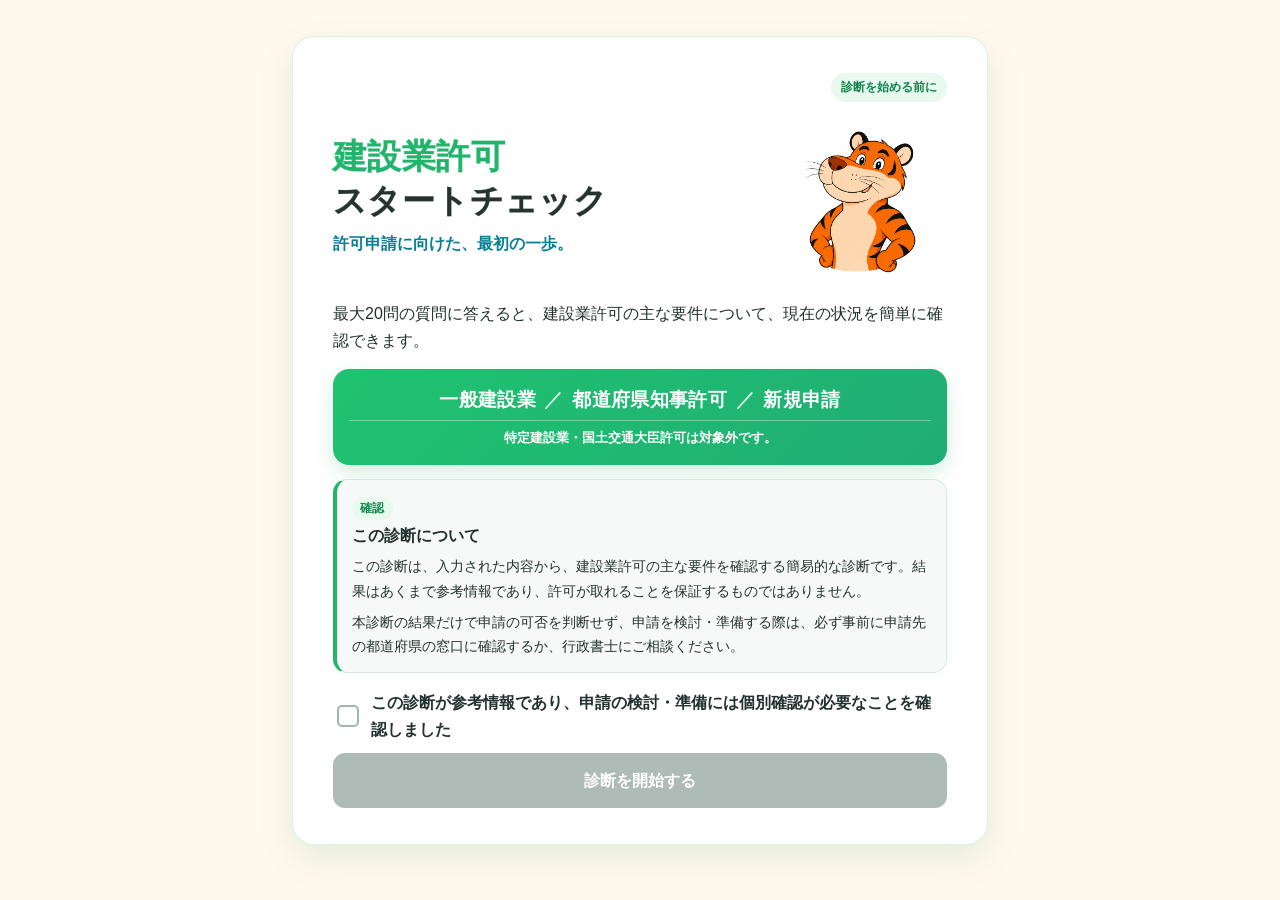
<file: index.html>
<!doctype html>
<html lang="ja">
<head>
  <meta charset="utf-8">
  <meta name="viewport" content="width=device-width, initial-scale=1">
  <meta name="robots" content="noindex, nofollow">
  <meta name="theme-color" content="#20b56b">
  <title>建設業許可 スタートチェック</title>
  <link rel="stylesheet" href="style.css?v=66">
</head>
<body>
  <main class="app-shell">
    <section id="start-screen" class="screen card">
      <div class="step-progress">診断を始める前に</div>
      <div class="hero-title-area">
        <div class="hero-copy">
          <h1 class="display-title"><span>建設業許可</span><strong>スタートチェック</strong></h1>
          <p class="title-catch">許可申請に向けた、最初の一歩。</p>
        </div>
        <div class="mascot-frame hero-mascot-frame"><img class="hero-mascot" src="assets/tiger-mascot.png" width="1254" height="1254" alt="胸を張ったトラのキャラクター"></div>
      </div>
      <p class="lead">最大20問の質問に答えると、建設業許可の主な要件について、現在の状況を簡単に確認できます。</p>

      <div class="target-box" aria-label="診断対象">
        <strong class="target-summary"><span>一般建設業</span><span class="target-separator" aria-hidden="true">／</span><span>都道府県知事許可</span><span class="target-separator" aria-hidden="true">／</span><span>新規申請</span></strong>
        <p>特定建設業・国土交通大臣許可は対象外です。</p>
      </div>

      <div class="notice-box compact-notice step-notice" aria-labelledby="start-notice-title">
        <span class="notice-step">確認</span>
        <h2 id="start-notice-title">この診断について</h2>
        <p>この診断は、入力された内容から、建設業許可の主な要件を確認する簡易的な診断です。結果はあくまで参考情報であり、許可が取れることを保証するものではありません。</p>
        <p>本診断の結果だけで申請の可否を判断せず、申請を検討・準備する際は、必ず事前に申請先の都道府県の窓口に確認するか、行政書士にご相談ください。</p>
      </div>

      <label class="confirm-row">
        <input id="notice-confirm-1" type="checkbox">
        <span>この診断が参考情報であり、申請の検討・準備には個別確認が必要なことを確認しました</span>
      </label>

      <button id="start-button" class="primary-button" type="button" disabled>診断を開始する</button>
    </section>

    <section id="question-screen" class="screen card" hidden>
      <div class="progress-head">
        <span id="progress-text">質問 1（最大20問）</span>
        <span id="progress-percent" aria-hidden="true">5%</span>
      </div>
      <div class="progress-track" role="progressbar" aria-valuemin="1" aria-valuemax="20" aria-valuenow="1">
        <div id="progress-bar" class="progress-bar"></div>
      </div>
      <div id="question-content"></div>
      <div class="navigation-row">
        <button id="back-button" class="secondary-button" type="button">戻る</button>
        <button id="question-restart-button" class="restart-link" type="button">最初からやり直す</button>
      </div>
    </section>

    <section id="out-of-scope-screen" class="screen card" hidden>
      <div class="eyebrow">診断対象外</div>
      <h1>この診断の対象外です</h1>
      <div id="out-of-scope-message" class="notice-box"></div>
      <p>条件に合う許可区分について、申請先の最新案内をご確認ください。</p>
      <div class="stacked-actions">
        <button id="scope-back-button" class="secondary-button" type="button">前の質問に戻る</button>
        <button class="restart-button primary-button" type="button">最初からやり直す</button>
      </div>
    </section>

    <section id="result-ready-screen" class="screen card result-ready-screen" hidden>
      <div class="mascot-frame result-mascot-frame"><img class="result-mascot" src="assets/tiger-mascot.png" width="1254" height="1254" alt="胸を張ったトラのキャラクター"></div>
      <div class="eyebrow result-eyebrow">主な項目のチェック完了</div>
      <h1 class="result-ready-title">結果を見て、次の一歩へ</h1>
      <p class="result-ready-lead">現在の準備状況がまとまりました。</p>
      <h2 class="final-check-heading">結果を見る前にご確認ください</h2>
      <div class="final-confirm-box">
        <p>この結果はあくまで参考情報であり、実際の許可審査と異なる場合があります。</p>
        <p>診断結果だけで申請の可否を判断せず、申請を検討・準備する際は、必ず事前に申請先の都道府県の窓口に確認するか、行政書士にご相談ください。</p>
      </div>
      <label class="confirm-row final-confirm-row">
        <input id="result-confirm" type="checkbox">
        <span>上記の内容を確認しました</span>
      </label>
      <button id="show-result-button" class="show-result-button reveal-result-button" type="button" disabled>診断結果を見る <span aria-hidden="true">→</span></button>
      <div class="navigation-row ready-navigation">
        <button id="ready-back-button" class="secondary-button" type="button">最後の質問に戻る</button>
        <button id="ready-restart-button" class="restart-link" type="button">最初からやり直す</button>
      </div>
    </section>

    <section id="result-screen" class="screen card" hidden>
      <div class="eyebrow">診断結果</div>
      <div class="result-top-actions">
        <button class="restart-button result-restart-button result-restart-top" type="button">最初からやり直す</button>
      </div>
      <div id="result-content"></div>
      <div class="result-final-actions">
        <button class="restart-button result-restart-button" type="button">最初からやり直す</button>
      </div>
    </section>
  </main>
  <script src="app.js?v=69"></script>
</body>
</html>
</file>
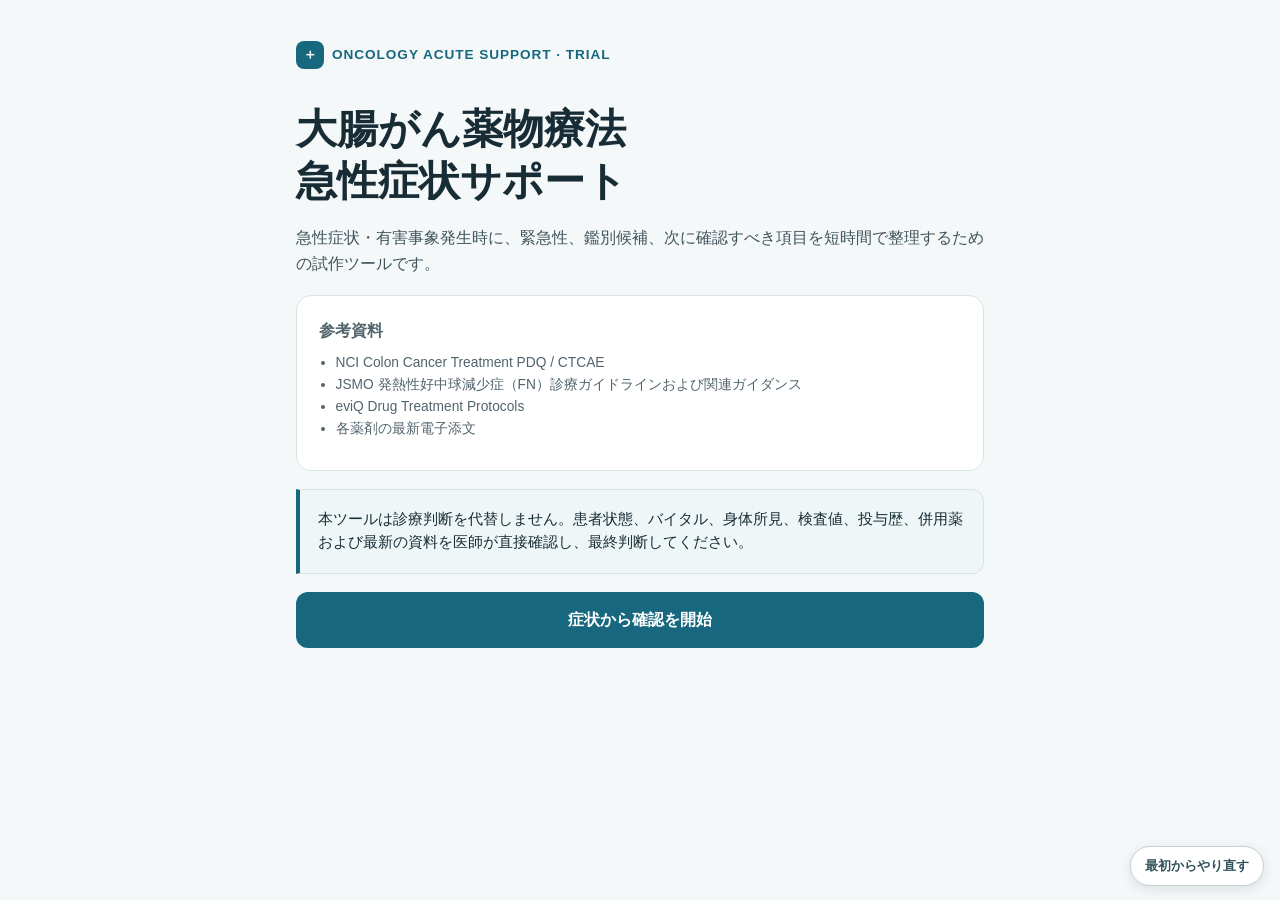
<file: acute-symptom-support.html>
<!doctype html>
<html lang="ja">
<head>
<meta charset="utf-8"><meta name="viewport" content="width=device-width, initial-scale=1, viewport-fit=cover">
<title>大腸がん薬物療法 急性症状サポート</title>
<style>
:root{--ink:#172c35;--muted:#5a6c73;--line:#d9e3e6;--blue:#17687f;--pale:#f1f7f8;--red:#b3261e;--redbg:#fff0ef;--yellow:#8a6200;--yellowbg:#fff8df}*{box-sizing:border-box}body{margin:0;background:#f5f8f8;color:var(--ink);font-family:-apple-system,BlinkMacSystemFont,"Hiragino Sans","Yu Gothic",Meiryo,sans-serif;line-height:1.62}.app{max-width:720px;min-height:100vh;margin:auto;padding:20px 16px 92px}.screen{display:none}.screen.active{display:block}.brand{color:var(--blue);font-weight:750;font-size:.85rem;letter-spacing:.07em;margin:6px 0 34px}.brand span{display:inline-grid;place-items:center;width:28px;height:28px;margin-right:8px;background:var(--blue);color:#fff;border-radius:8px}h1{font-size:clamp(1.9rem,8vw,2.55rem);line-height:1.28;margin:0 0 16px}h2{font-size:1.32rem;line-height:1.5;margin:0 0 17px}h3{font-size:1rem;margin:0 0 8px}.lead{font-size:1.02rem;color:#40545c}.card,.notice{background:#fff;border:1px solid var(--line);border-radius:15px;padding:18px;margin:18px 0}.notice{border-left:4px solid var(--blue);border-radius:0 12px 12px 0;background:#eef6f7;font-size:.91rem}.refs{font-size:.86rem;color:#51646d}.refs ul,.hint ul{padding-left:1.2em;margin:7px 0}.btn,.answer{font:inherit;font-weight:700;cursor:pointer;border-radius:12px;min-height:56px}.btn{width:100%;border:0;padding:13px 17px;background:var(--blue);color:#fff}.answer{width:100%;text-align:left;padding:13px 16px;background:#fff;color:var(--ink);border:1px solid #bdcfd4}.answer.selected{border:2px solid var(--blue);background:#eef8fa}.answers{display:grid;gap:10px}.progressText{display:flex;justify-content:space-between;color:var(--muted);font-size:.83rem;margin-bottom:7px}.progress{height:7px;background:#dce8ea;border-radius:99px;overflow:hidden;margin-bottom:29px}.progress i{display:block;height:100%;background:var(--blue)}.hint{padding:13px 15px;background:var(--pale);border-radius:11px;color:#42616c;font-size:.91rem;margin:0 0 18px}.multiNote{font-size:.84rem;color:var(--muted);margin:0 0 10px}.nav{display:flex;gap:10px;margin-top:22px}.back{background:#fff;color:#395962;border:1px solid #bfd0d4}.restart{position:fixed;right:16px;bottom:max(14px,env(safe-area-inset-bottom));padding:10px 14px;border:1px solid #c1d1d5;background:#fff;border-radius:999px;color:#31535d;font-weight:700;font-size:.84rem;box-shadow:0 3px 12px #18324020}.alert{background:var(--redbg);border:1px solid #e7aaa5;border-left:5px solid var(--red);color:#70201c;padding:16px;border-radius:12px;margin:0 0 18px}.resultHead{padding:18px;border-radius:15px;background:var(--pale);margin:0 0 18px}.section.red{background:var(--redbg);border-color:#f0b4af}.section.red h3{color:var(--red)}.section.yellow{background:var(--yellowbg);border-color:#eedb96}.section.yellow h3{color:var(--yellow)}.section.blue{background:#eff7f9}.resultList{padding-left:1.2em;margin:8px 0 0}.resultList li{padding:3px 0}.checks{display:grid;gap:10px}.check{display:flex;gap:11px;align-items:flex-start;padding:13px;border:1px solid var(--line);border-radius:11px;background:#fff}.check input{width:20px;height:20px;margin:2px 0 0;accent-color:var(--blue)}.disabled{opacity:.45;cursor:not-allowed}button:focus-visible{outline:3px solid #67aabd;outline-offset:3px}@media(min-width:700px){.app{padding-top:35px}.card{padding:22px}}
</style></head>
<body><main class="app">
<section id="top" class="screen active"><div class="brand"><span>＋</span>ONCOLOGY ACUTE SUPPORT · TRIAL</div><h1>大腸がん薬物療法<br>急性症状サポート</h1><p class="lead">急性症状・有害事象発生時に、緊急性、鑑別候補、次に確認すべき項目を短時間で整理するための試作ツールです。</p><div class="card refs"><h3>参考資料</h3><ul><li>NCI Colon Cancer Treatment PDQ / CTCAE</li><li>JSMO 発熱性好中球減少症（FN）診療ガイドラインおよび関連ガイダンス</li><li>eviQ Drug Treatment Protocols</li><li>各薬剤の最新電子添文</li></ul></div><div class="notice">本ツールは診療判断を代替しません。患者状態、バイタル、身体所見、検査値、投与歴、併用薬および最新の資料を医師が直接確認し、最終判断してください。</div><button class="btn" onclick="start()">症状から確認を開始</button></section>
<section id="question" class="screen" aria-live="polite"></section><section id="result" class="screen" aria-live="polite"></section><section id="summary" class="screen" aria-live="polite"></section>
</main><button class="restart" onclick="restart()">最初からやり直す</button>
<script>
const common=[
 {id:'symptom',title:'現在もっとも問題となっている症状を選択してください。',opts:['発熱','下痢','腹痛','嘔吐','呼吸苦','強い倦怠感','その他']},
 {id:'redflag',title:'以下のいずれかがありますか？',hint:['意識状態の変化','著明な血圧低下','重度の呼吸困難','強い持続性腹痛','腹膜刺激症状を疑う所見','大量出血','急速な全身状態悪化','その他、診察医が緊急対応を要すると判断する状態'],opts:['なし','あり','判断できない']},
 {id:'regimen',title:'現在のレジメンを選択してください。',opts:['CAPOX','mFOLFOX6','FOLFIRI','FOLFOXIRI','その他','不明']},
 {id:'drugs',title:'現在の治療に含まれるものを選択してください。',multi:true,opts:['フルオロピリミジン系','オキサリプラチン','イリノテカン','ベバシズマブ等の抗VEGF系','セツキシマブ / パニツムマブ等の抗EGFR抗体','免疫チェックポイント阻害薬','その他','不明']}
];
const flows={
 '発熱':[
  {id:'timing',title:'抗がん薬治療後の時期を確認してください。',opts:['直近の治療後','治療から時間が経過している','不明']},
  {id:'anc',title:'最新の血算・好中球数は確認できますか？',opts:['問題なし','好中球減少あり','未確認']},
  {id:'source',title:'感染を疑う症状はありますか？',multi:true,opts:['呼吸器症状','尿路症状','消化器症状','カテーテル・ポート部の異常','その他','明らかな感染源なし']}
 ],
 '下痢':[
  {id:'severity',title:'普段と比較した便回数・程度を確認してください。',opts:['軽度','中等度','高度','CTCAE Grade不明']},
  {id:'diarrheaFlags',title:'以下の所見がありますか？',multi:true,opts:['発熱','血便','強い腹痛','脱水兆候','経口摂取困難','意識状態変化','なし']}
 ],
 '腹痛':[
  {id:'pain',title:'痛みの程度は？',opts:['軽度','中等度','強い','急速に悪化']},
  {id:'abdFlags',title:'以下の所見がありますか？',multi:true,opts:['腹膜刺激を疑う所見','発熱','嘔吐','排便・排ガス停止','血便','腹部膨満','血圧低下','なし']},
  {id:'vegf',title:'抗VEGF系薬剤を使用していますか？',opts:['はい','いいえ','不明']}
 ]};
const base={fever:{red:['発熱性好中球減少症（FN）','sepsis / 重症感染症'],yellow:['呼吸器感染症','尿路感染症','消化管感染症','カテーテル関連感染','薬剤関連発熱'],blue:['バイタルサイン','CBC / ANC','腎機能・肝機能・電解質','感染源','最終抗がん薬投与日','投与レジメン・併用薬']},diarrhea:{red:['重症感染性腸炎','重度脱水・電解質異常','好中球減少を伴う重篤な消化管合併症','重症腹部病変'],yellow:['抗がん薬関連下痢','その他の感染性腸炎'],blue:['CTCAE Grade','発症時期・便回数・血便・腹痛','バイタル','CBC / ANC','Cr・Na / K等電解質','最終治療日・使用薬剤','必要に応じた感染評価']},pain:{red:['消化管穿孔','腸閉塞','重症感染症','腹腔内感染','その他の acute abdomen'],yellow:['治療関連消化管有害事象','腸炎','便秘','原疾患関連症状'],blue:['バイタル','腹部身体所見','CBC・炎症所見','腎機能・電解質','治療薬・最終投与日','必要に応じ画像評価']}};
const finalChecks=['患者本人の全身状態・見た目を直接確認した','バイタルサインを原情報で確認した','重要な身体所見を直接確認した','検査値を原データで確認した','抗がん薬の投与歴・最終投与日を確認した','併用薬・新規薬剤を確認した','緊急性の高い鑑別を見落としていないか再確認した','アプリの候補順位だけで最終判断していない'];
let qs=[],at=0,a={};const $=id=>document.getElementById(id);
function start(){qs=[...common];at=0;a={};show('question');renderQ()}function show(id){document.querySelectorAll('.screen').forEach(x=>x.classList.remove('active'));$(id).classList.add('active');window.scrollTo(0,0)}
function renderQ(){let q=qs[at],hint=q.hint?'<div class="hint"><ul>'+q.hint.map(x=>'<li>'+x+'</li>').join('')+'</ul></div>':'';let chosen=a[q.id]||[];let btns=q.opts.map(v=>'<button type="button" class="answer '+(q.multi&&chosen.includes(v)?'selected':'')+'" onclick=\'choose('+JSON.stringify(v)+')\'>'+v+'</button>').join('');let nextLabel=q.id==='drugs'?'症状別の確認へ':'次へ';$('question').innerHTML='<div class="progressText"><span>急性症状確認</span><span>質問 '+(at+1)+' / '+qs.length+'</span></div><div class="progress"><i style="width:'+((at+1)/qs.length*100)+'%"></i></div><h2>'+q.title+'</h2>'+(q.multi?'<p class="multiNote">複数選択できます。選択後に「'+nextLabel+'」を押してください。選択しない場合も、そのまま進めます。</p>':'')+hint+'<div class="answers">'+btns+'</div>'+(q.multi?'<div class="nav"><button type="button" class="btn" onclick="next()">'+nextLabel+'</button></div>':'')+'<div class="nav">'+(at?'<button type="button" class="btn back" onclick="back()">戻る</button>':'')+'</div>'}
function choose(v){let q=qs[at];if(q.multi){let x=a[q.id]||[];a[q.id]=x.includes(v)?x.filter(y=>y!==v):[...x,v];renderQ()}else{a[q.id]=v;if(q.id==='symptom'&&!flows[v]){unsupported(v);return}if(q.id==='symptom')qs=[...common,...flows[v]];next()}}
function next(){if(at<qs.length-1){at++;renderQ()}else renderResult()}function back(){if(at){at--;renderQ()}}function restart(){a={};qs=[];at=0;show('top')}
function unsupported(v){$('result').innerHTML='<div class="resultHead"><h2>'+v+'</h2><p>この症状フローは試作版では準備中です。</p></div><button class="btn" onclick="restart()">トップへ戻る</button>';show('result')}
function uniq(x){return [...new Set(x)]}function has(id,v){return (a[id]||[]).includes(v)||a[id]===v}
function resultData(){let s=a.symptom,k=s==='発熱'?'fever':s==='下痢'?'diarrhea':'pain',d=JSON.parse(JSON.stringify(base[k]));let drugs=a.drugs||[];if(k==='fever'&&a.anc==='好中球減少あり')d.yellow.unshift('好中球減少を伴う感染症');if(k==='diarrhea'){if(drugs.includes('イリノテカン'))d.yellow.push('イリノテカン関連有害事象');if(drugs.includes('フルオロピリミジン系'))d.yellow.push('フルオロピリミジン関連有害事象');if(drugs.includes('免疫チェックポイント阻害薬'))d.yellow.push('irAE腸炎');if(has('diarrheaFlags','発熱')||has('diarrheaFlags','血便')||has('diarrheaFlags','強い腹痛'))d.red.unshift('重症感染症を含む緊急病態')}if(k==='pain'&&(a.vegf==='はい'||drugs.includes('ベバシズマブ等の抗VEGF系')))d.yellow.unshift('抗VEGF系治療関連の消化管有害事象');return d}
function card(c,title,items){return '<div class="card section '+c+'"><h3>'+title+'</h3><ul class="resultList">'+items.map(x=>'<li>'+x+'</li>').join('')+'</ul></div>'}
function renderResult(){let d=resultData(),warn=a.redflag!=='なし'?'<div class="alert"><h3>緊急評価を優先</h3>重篤な状態を除外するため、アプリによる鑑別整理よりも直接診察・バイタル確認・必要な救急対応を優先してください。</div>':'';$('result').innerHTML=warn+'<div class="resultHead"><h2>急性症状の確認事項</h2><p>「最も可能性が高い病名」ではなく、見逃し時の危険性を考慮して優先整理しています。</p></div>'+card('red','最優先で除外',uniq(d.red))+card('yellow','可能性を考慮',uniq(d.yellow))+card('blue','次に確認すると判断しやすい項目',uniq(d.blue))+'<div class="card"><h3>最終確認</h3><p class="multiNote">すべて確認するまで、完了ボタンは有効になりません。</p><div class="checks">'+finalChecks.map((x,i)=>'<label class="check"><input type="checkbox" onchange="checkFinal()"><span>'+x+'</span></label>').join('')+'</div><div class="nav"><button id="complete" class="btn disabled" disabled onclick="finish()">目視・原情報を確認しました</button></div></div>';show('result')}
function checkFinal(){let all=[...document.querySelectorAll('.check input')].every(x=>x.checked),b=$('complete');b.disabled=!all;b.classList.toggle('disabled',!all)}function finish(){let d=resultData(),s=a.symptom;$('summary').innerHTML='<div class="resultHead"><h2>急性症状確認サマリー</h2><p>主症状：'+s+'</p></div>'+card('red','最優先で除外',uniq(d.red))+card('yellow','考慮する病態',uniq(d.yellow))+card('blue','確認推奨項目',uniq(d.blue))+'<div class="notice"><strong>最終確認</strong><br>目視・原情報確認済み</div><p class="refs">本試作品は診断、治療方針、投与可否、帰宅可否等を決定するものではありません。</p><button class="btn" onclick="restart()">新しい症状確認を開始</button>';show('summary')}
</script></body></html>
</file>
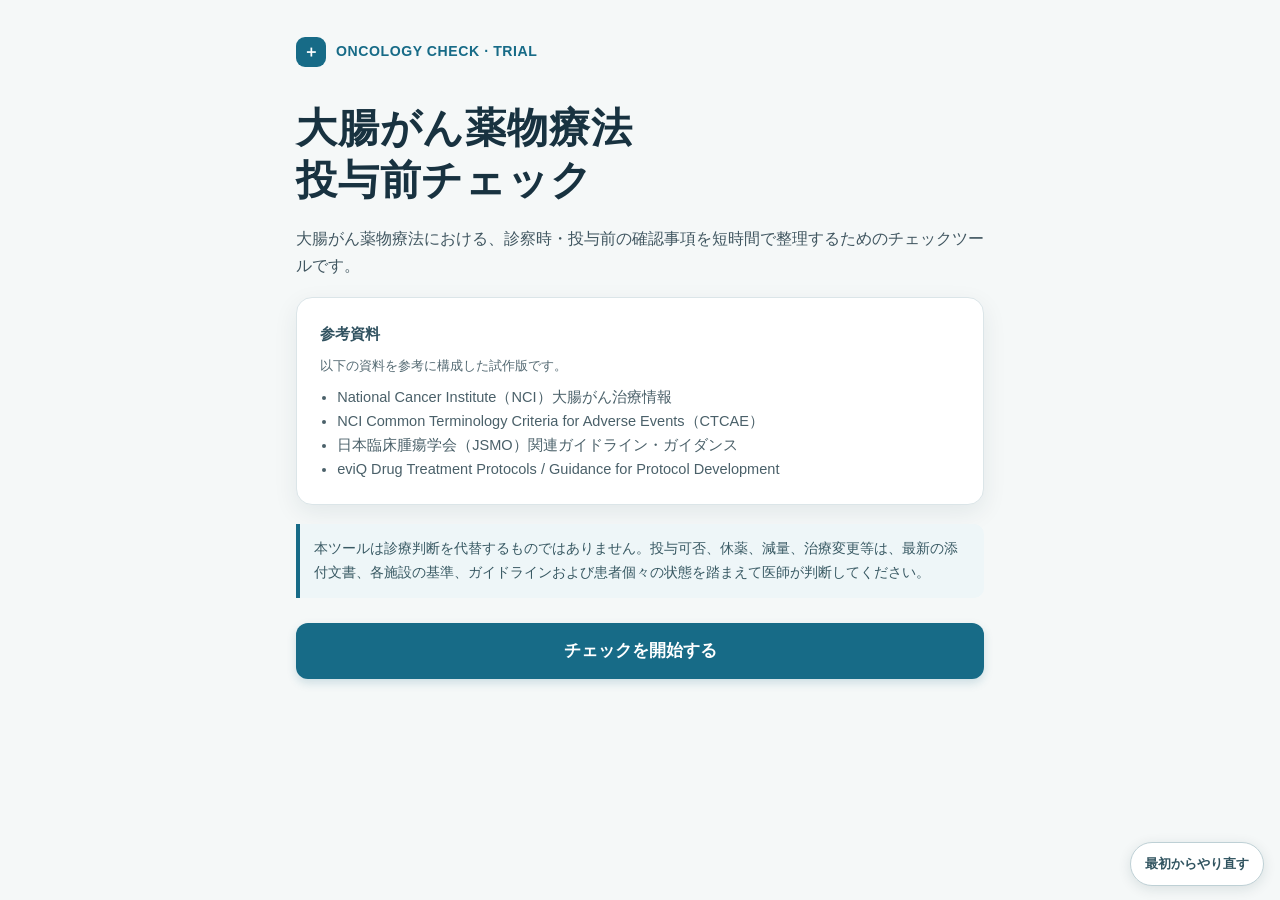
<file: colorectal-check.html>
<!doctype html>
<html lang="ja">
<head>
  <meta charset="utf-8">
  <meta name="viewport" content="width=device-width, initial-scale=1, viewport-fit=cover">
  <meta name="description" content="大腸がん薬物療法の投与前確認事項を短時間で整理する試作チェックツール">
  <title>大腸がん薬物療法 投与前チェック</title>
  <style>
    :root { --ink:#183240; --muted:#60737d; --line:#dbe5e8; --blue:#176b87; --blue-dark:#105269; --pale:#f2f8f9; --alert:#a94819; --alert-bg:#fff4eb; --shadow:0 8px 24px rgba(19,51,64,.08); }
    * { box-sizing:border-box; }
    body { margin:0; min-height:100vh; background:#f5f8f8; color:var(--ink); font-family:-apple-system,BlinkMacSystemFont,"Hiragino Sans","Yu Gothic",Meiryo,sans-serif; line-height:1.65; }
    button { font:inherit; cursor:pointer; }
    .app { width:min(100%,720px); min-height:100vh; margin:auto; padding:20px 16px calc(92px + env(safe-area-inset-bottom)); }
    .screen { display:none; animation:fade .18s ease-out; }
    .screen.active { display:block; }
    @keyframes fade { from { opacity:0; transform:translateY(4px); } to { opacity:1; transform:none; } }
    .brand { display:flex; gap:10px; align-items:center; color:var(--blue); font-weight:700; font-size:.88rem; letter-spacing:.04em; margin:3px 0 36px; }
    .brand-mark { width:30px; height:30px; display:grid; place-items:center; border-radius:9px; background:var(--blue); color:#fff; font-size:1rem; }
    h1 { font-size:clamp(1.85rem,8vw,2.55rem); line-height:1.27; letter-spacing:.02em; margin:0 0 18px; }
    h2 { font-size:1.32rem; line-height:1.5; margin:0 0 18px; }
    p { margin:0 0 15px; }
    .lead { color:#405660; font-size:1.02rem; }
    .card { background:#fff; border:1px solid var(--line); border-radius:16px; padding:19px; box-shadow:var(--shadow); margin:19px 0; }
    .card h3 { font-size:.96rem; margin:0 0 8px; color:#315260; }
    .card ul { margin:8px 0 0; padding-left:1.18em; color:#4a6069; font-size:.91rem; }
    .notice { background:#eef6f8; border-left:4px solid var(--blue); padding:13px 14px; color:#385963; font-size:.9rem; border-radius:0 10px 10px 0; }
    .btn { min-height:56px; width:100%; border:0; border-radius:12px; padding:13px 18px; color:#fff; background:var(--blue); font-weight:700; box-shadow:0 4px 10px rgba(23,107,135,.18); transition:.15s; }
    .btn:hover { background:var(--blue-dark); } .btn:focus-visible,.answer:focus-visible { outline:3px solid #6eb1c6; outline-offset:3px; }
    .start { margin-top:25px; font-size:1.04rem; }
    .progress-wrap { margin-bottom:29px; } .progress-text { display:flex; justify-content:space-between; font-size:.82rem; color:var(--muted); margin-bottom:7px; } .progress { height:7px; background:#dce8ea; border-radius:999px; overflow:hidden; } .progress > div { height:100%; background:var(--blue); border-radius:inherit; transition:width .2s; }
    .question-label { color:var(--blue); font-size:.85rem; font-weight:700; letter-spacing:.04em; margin-bottom:7px; }
    .hint { background:var(--pale); color:#42606a; padding:13px 15px; border-radius:11px; margin:0 0 18px; font-size:.91rem; } .hint ul { margin:6px 0 0; padding-left:1.15em; }
    .answers { display:grid; gap:10px; } .answer { text-align:left; width:100%; min-height:58px; padding:13px 16px; background:#fff; border:1px solid #bfd0d5; border-radius:12px; color:var(--ink); font-weight:650; transition:.12s; } .answer:hover { border-color:var(--blue); background:#f6fbfc; } .answer small { display:block; margin-top:2px; color:var(--alert); font-weight:600; }
    .nav { display:flex; gap:10px; margin-top:23px; } .back { width:auto; color:#44616b; background:transparent; box-shadow:none; border:1px solid #b9cbd0; } .back:hover { background:#eaf2f4; }
    .restart { position:fixed; z-index:5; bottom:max(14px,env(safe-area-inset-bottom)); right:16px; border:1px solid #bed0d5; border-radius:999px; background:#fff; color:#315460; padding:10px 14px; font-size:.84rem; font-weight:700; box-shadow:0 3px 13px rgba(18,48,60,.12); }
    .result-head { padding:20px; background:#eaf5f7; border-radius:16px; margin-bottom:18px; } .result-head.alert { background:var(--alert-bg); } .result-head h2 { margin-bottom:8px; }
    .alert-card { border-color:#f0bf9e; } .alert-card h3 { color:var(--alert); } .check-list { list-style:none; padding:0; margin:0; } .check-list li { padding:12px 0; border-bottom:1px solid #e5ecee; } .check-list li:last-child { border-bottom:0; } .tag { display:inline-block; font-size:.76rem; background:#fff0e6; color:#93421b; border-radius:999px; padding:2px 8px; margin-right:6px; font-weight:700; }
    .refs { font-size:.84rem; color:#546a73; } .refs p { margin-bottom:7px; } .small-disclaimer { font-size:.84rem; color:#596d75; }
    @media (min-width:700px) { .app { padding-top:34px; } .card { padding:23px; } }
  </style>
</head>
<body>
  <main class="app">
    <section id="top" class="screen active" aria-labelledby="main-title">
      <div class="brand"><span class="brand-mark">＋</span>ONCOLOGY CHECK · TRIAL</div>
      <h1 id="main-title">大腸がん薬物療法<br>投与前チェック</h1>
      <p class="lead">大腸がん薬物療法における、診察時・投与前の確認事項を短時間で整理するためのチェックツールです。</p>
      <div class="card refs"><h3>参考資料</h3><p>以下の資料を参考に構成した試作版です。</p><ul><li>National Cancer Institute（NCI）大腸がん治療情報</li><li>NCI Common Terminology Criteria for Adverse Events（CTCAE）</li><li>日本臨床腫瘍学会（JSMO）関連ガイドライン・ガイダンス</li><li>eviQ Drug Treatment Protocols / Guidance for Protocol Development</li></ul></div>
      <div class="notice">本ツールは診療判断を代替するものではありません。投与可否、休薬、減量、治療変更等は、最新の添付文書、各施設の基準、ガイドラインおよび患者個々の状態を踏まえて医師が判断してください。</div>
      <button class="btn start" type="button" onclick="startCheck()">チェックを開始する</button>
    </section>
    <section id="question" class="screen" aria-live="polite"></section>
    <section id="result" class="screen" aria-live="polite"></section>
  </main>
  <button class="restart" type="button" onclick="restart()">最初からやり直す</button>
  <script>
    const common = [
      { id:'purpose', title:'今回の治療目的を選択してください。', options:['術後補助療法','術前治療','切除不能・進行再発','その他'] },
      { id:'regimen', title:'今回のレジメンを選択してください。', options:[['CAPOX / XELOX',''],['mFOLFOX6',''],['FOLFIRI','試作版では未実装'],['FOLFOXIRI','試作版では未実装']] },
      { id:'condition', title:'前回投与時と比べ、全身状態に明らかな変化がありますか？', hint:['PS低下','食事・水分摂取低下','強い倦怠感','脱水','新規症状'], options:['なし','あり','判断保留'], flag:{'あり':'全身状態の確認','判断保留':'全身状態の確認'} },
      { id:'infection', title:'発熱または感染を疑う症状がありますか？', hint:['発熱','悪寒','咳・呼吸器症状','排尿時症状','その他の感染兆候'], options:['なし','あり'], flag:{'あり':'感染症・FN等の評価を優先'} },
      { id:'cbc', title:'血算に確認が必要な項目がありますか？', hint:['好中球','白血球','血小板','Hb'], options:['問題なし','基準外あり','未確認'], flag:{'基準外あり':'レジメン・施設の休薬／減量基準を確認','未確認':'レジメン・施設の休薬／減量基準を確認'} },
      { id:'renal', title:'腎機能に問題がありますか？', hint:['Cr','eGFR','CrCl','前回値からの変化','脱水'], options:['問題なし','低下あり','未確認'], flag:{'低下あり':'腎機能および薬剤用量の確認','未確認':'腎機能および薬剤用量の確認'} },
      { id:'liver', title:'肝機能に問題がありますか？', hint:['AST','ALT','Bil','その他'], options:['問題なし','基準外あり','未確認'], flag:{'基準外あり':'肝機能およびレジメン基準の確認','未確認':'肝機能およびレジメン基準の確認'} }
    ];
    const capox = [
      {id:'hfs', title:'手足症候群を疑う症状がありますか？', hint:['手足の赤み','痛み','腫れ','皮膚剥離','日常生活への影響'], options:['なし','軽度','日常生活への影響あり','Grade不明'], flag:{'軽度':'カペシタビン関連手足症候群・CTCAE Gradeを確認','日常生活への影響あり':'カペシタビン関連手足症候群・CTCAE Gradeを確認','Grade不明':'カペシタビン関連手足症候群・CTCAE Gradeを確認'}},
      {id:'diarrhea', title:'前回治療後に下痢がありましたか？', options:['なし','Grade 1','Grade 2','Grade 3以上','Grade不明'], flag:{'Grade 2':'下痢の重症度および休薬・減量基準を確認','Grade 3以上':'下痢の重症度および休薬・減量基準を確認','Grade不明':'下痢の重症度および休薬・減量基準を確認'}},
      {id:'neuropathy', title:'末梢神経障害がありますか？', hint:['手足のしびれ','冷刺激による症状','持続する症状','日常生活への影響'], options:['なし','一過性','持続している','日常生活に影響あり'], flag:{'持続している':'オキサリプラチン関連末梢神経障害を確認','日常生活に影響あり':'オキサリプラチン関連末梢神経障害を確認'}}
    ];
    const folfox = [
      {id:'neuropathy', title:'末梢神経障害がありますか？', options:['なし','冷刺激による症状のみ','持続するしびれ','日常生活への影響あり'], flag:{'冷刺激による症状のみ':'オキサリプラチン関連末梢神経障害を確認','持続するしびれ':'オキサリプラチン関連末梢神経障害を確認','日常生活への影響あり':'オキサリプラチン関連末梢神経障害を確認'}},
      {id:'mucositis', title:'口内炎・粘膜障害がありますか？', options:['なし','軽度','中等度以上','Grade不明'], flag:{'軽度':'粘膜障害・CTCAE Gradeを確認','中等度以上':'粘膜障害・CTCAE Gradeを確認','Grade不明':'粘膜障害・CTCAE Gradeを確認'}},
      {id:'port', title:'持続静注またはポートに関する確認事項がありますか？', options:['問題なし','確認事項あり'], flag:{'確認事項あり':'持続静注・ポート関連事項を確認'}}
    ];
    const labels = {purpose:'治療目的',regimen:'レジメン',condition:'全身状態',infection:'発熱・感染',cbc:'血算',renal:'腎機能',liver:'肝機能',hfs:'手足症候群',diarrhea:'下痢',neuropathy:'末梢神経障害',mucositis:'口内炎・粘膜障害',port:'持続静注・ポート関連'};
    let questions=[], index=0, answers={};
    const qScreen=document.getElementById('question'), rScreen=document.getElementById('result');
    function show(id){ document.querySelectorAll('.screen').forEach(s=>s.classList.remove('active')); document.getElementById(id).classList.add('active'); window.scrollTo({top:0,behavior:'smooth'}); }
    function startCheck(){ questions=[...common]; index=0; answers={}; show('question'); renderQuestion(); }
    function pick(value){ const q=questions[index]; answers[q.id]=value; if(q.id==='regimen'){ if(value==='FOLFIRI'||value==='FOLFOXIRI'){ showUnsupported(value); return; } questions=[...common,...(value==='CAPOX / XELOX'?capox:folfox)]; } if(index<questions.length-1){index++;renderQuestion();} else renderResult(); }
    function renderQuestion(){ const q=questions[index], total=questions.length, hint=q.hint?`<div class="hint">確認項目<ul>${q.hint.map(x=>`<li>${x}</li>`).join('')}</ul></div>`:''; const options=q.options.map(o=>{const [v,note]=Array.isArray(o)?o:[o,''];return `<button class="answer" type="button" onclick='pick(${JSON.stringify(v)})'>${v}${note?`<small>${note}</small>`:''}</button>`}).join(''); qScreen.innerHTML=`<div class="progress-wrap"><div class="progress-text"><span>投与前チェック</span><span>質問 ${index+1} / ${total}</span></div><div class="progress"><div style="width:${((index+1)/total)*100}%"></div></div></div><div class="question-label">質問 ${index+1}</div><h2>${q.title}</h2>${hint}<div class="answers">${options}</div><div class="nav">${index?'<button class="btn back" type="button" onclick="goBack()">戻る</button>':''}</div>`; }
    function goBack(){ if(index>0){ index--; delete answers[questions[index].id]; renderQuestion(); } }
    function showUnsupported(regimen){ rScreen.innerHTML=`<div class="result-head alert"><h2>${regimen}</h2><p>このレジメンは試作版では未実装です。</p></div><div class="card"><p>初期版では、CAPOX / XELOX と mFOLFOX6 の投与前確認フローを実装しています。</p></div><button class="btn" type="button" onclick="restart()">トップへ戻る</button>`; show('result'); }
    function renderResult(){ const flags=[]; questions.forEach(q=>{const a=answers[q.id];if(q.flag&&q.flag[a])flags.push({label:labels[q.id],answer:a,action:q.flag[a]});}); const selected=Object.entries(answers).filter(([id,val])=>id!=='purpose'&&id!=='regimen'&&val && !['なし','問題なし','Grade 1','一過性'].includes(val)); const details=selected.length?`<div class="card alert-card"><h3>本日の確認事項</h3><ul class="check-list">${selected.map(([id,val])=>`<li><span class="tag">${labels[id]}</span>${val}</li>`).join('')}</ul></div><div class="card"><h3>関連する確認項目</h3><ul class="check-list">${[...new Set(flags.map(x=>x.action))].map(x=>`<li>${x}</li>`).join('')}</ul></div>`:''; const good=!selected.length?`<div class="result-head"><h2>大きな確認項目なし</h2><p>今回入力された範囲では、主要な確認項目に大きな注意事項は選択されていません。</p></div><div class="notice">投与前に最新の検査結果、患者状態、添付文書、施設基準等を確認してください。</div>`:`<div class="result-head alert"><h2>確認項目あり</h2><p>選択された注意項目を、投与前の確認事項として整理しました。</p></div>${details}`; rScreen.innerHTML=`${good}<div class="card refs"><h3>参考資料</h3><ul><li>NCI 大腸がん治療情報</li><li>NCI CTCAE</li><li>JSMO関連ガイドライン・ガイダンス</li><li>eviQ Drug Treatment Protocols / Guidance for Protocol Development</li></ul></div><p class="small-disclaimer">本ツールは診療支援用の試作品です。特定患者に対する診断、治療方針、投与可否、休薬・減量等を決定するものではありません。</p><div class="nav"><button class="btn back" type="button" onclick="goBack()">戻る</button><button class="btn" type="button" onclick="restart()">トップへ戻る</button></div>`; show('result'); }
    function restart(){ questions=[]; index=0; answers={}; show('top'); }
  </script>
</body>
</html>
</file>
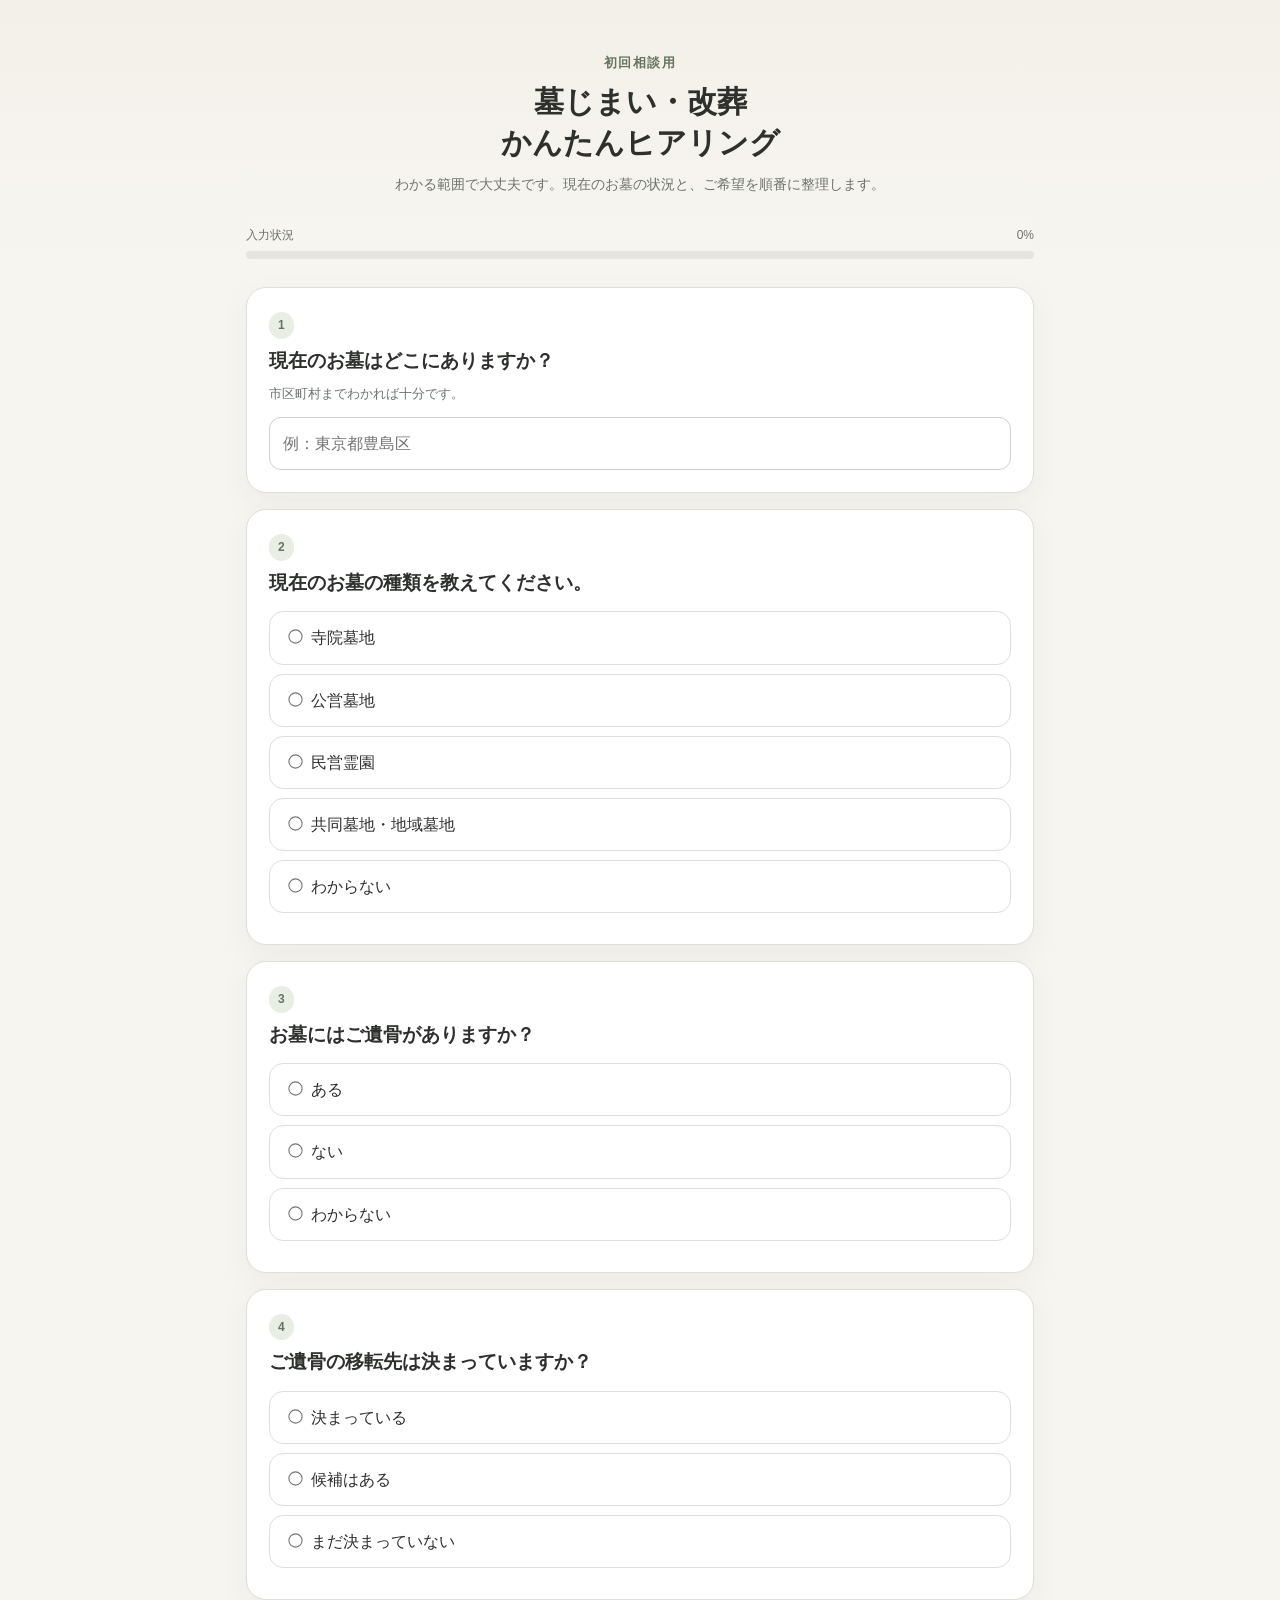
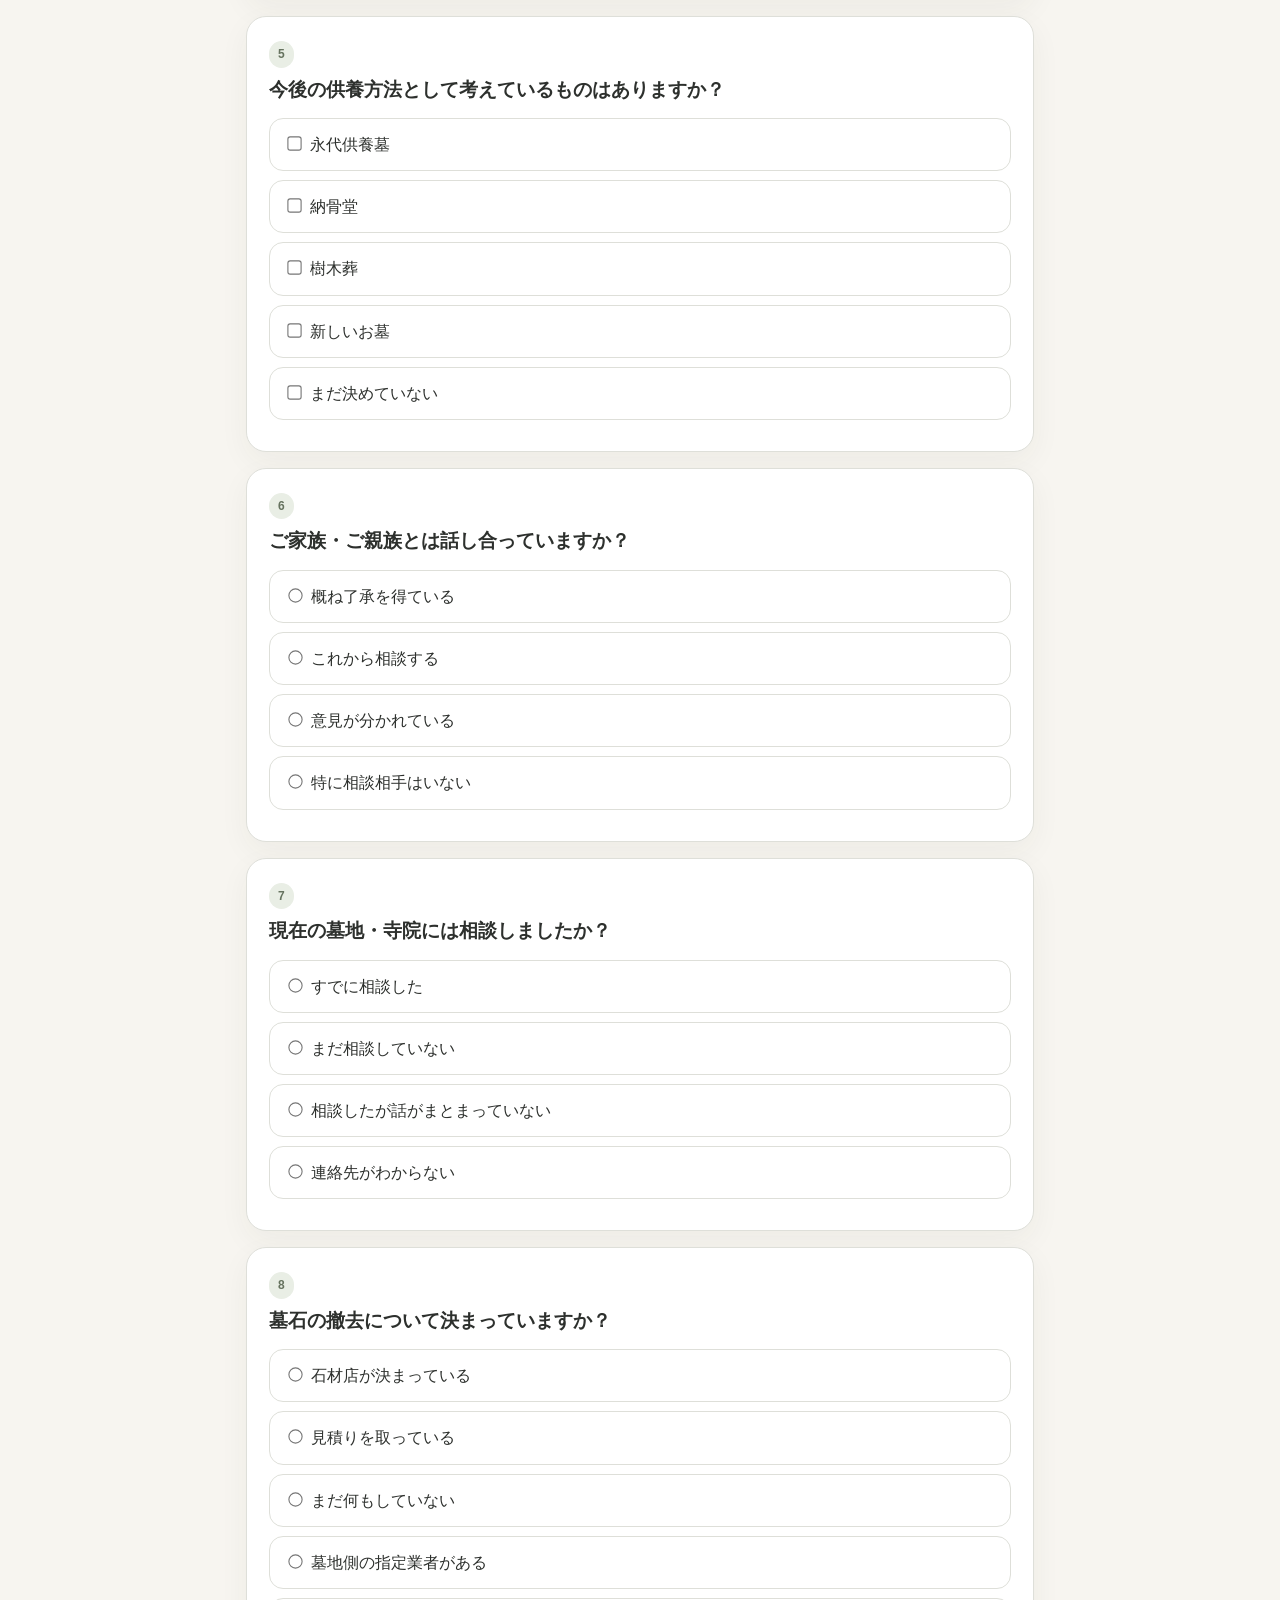
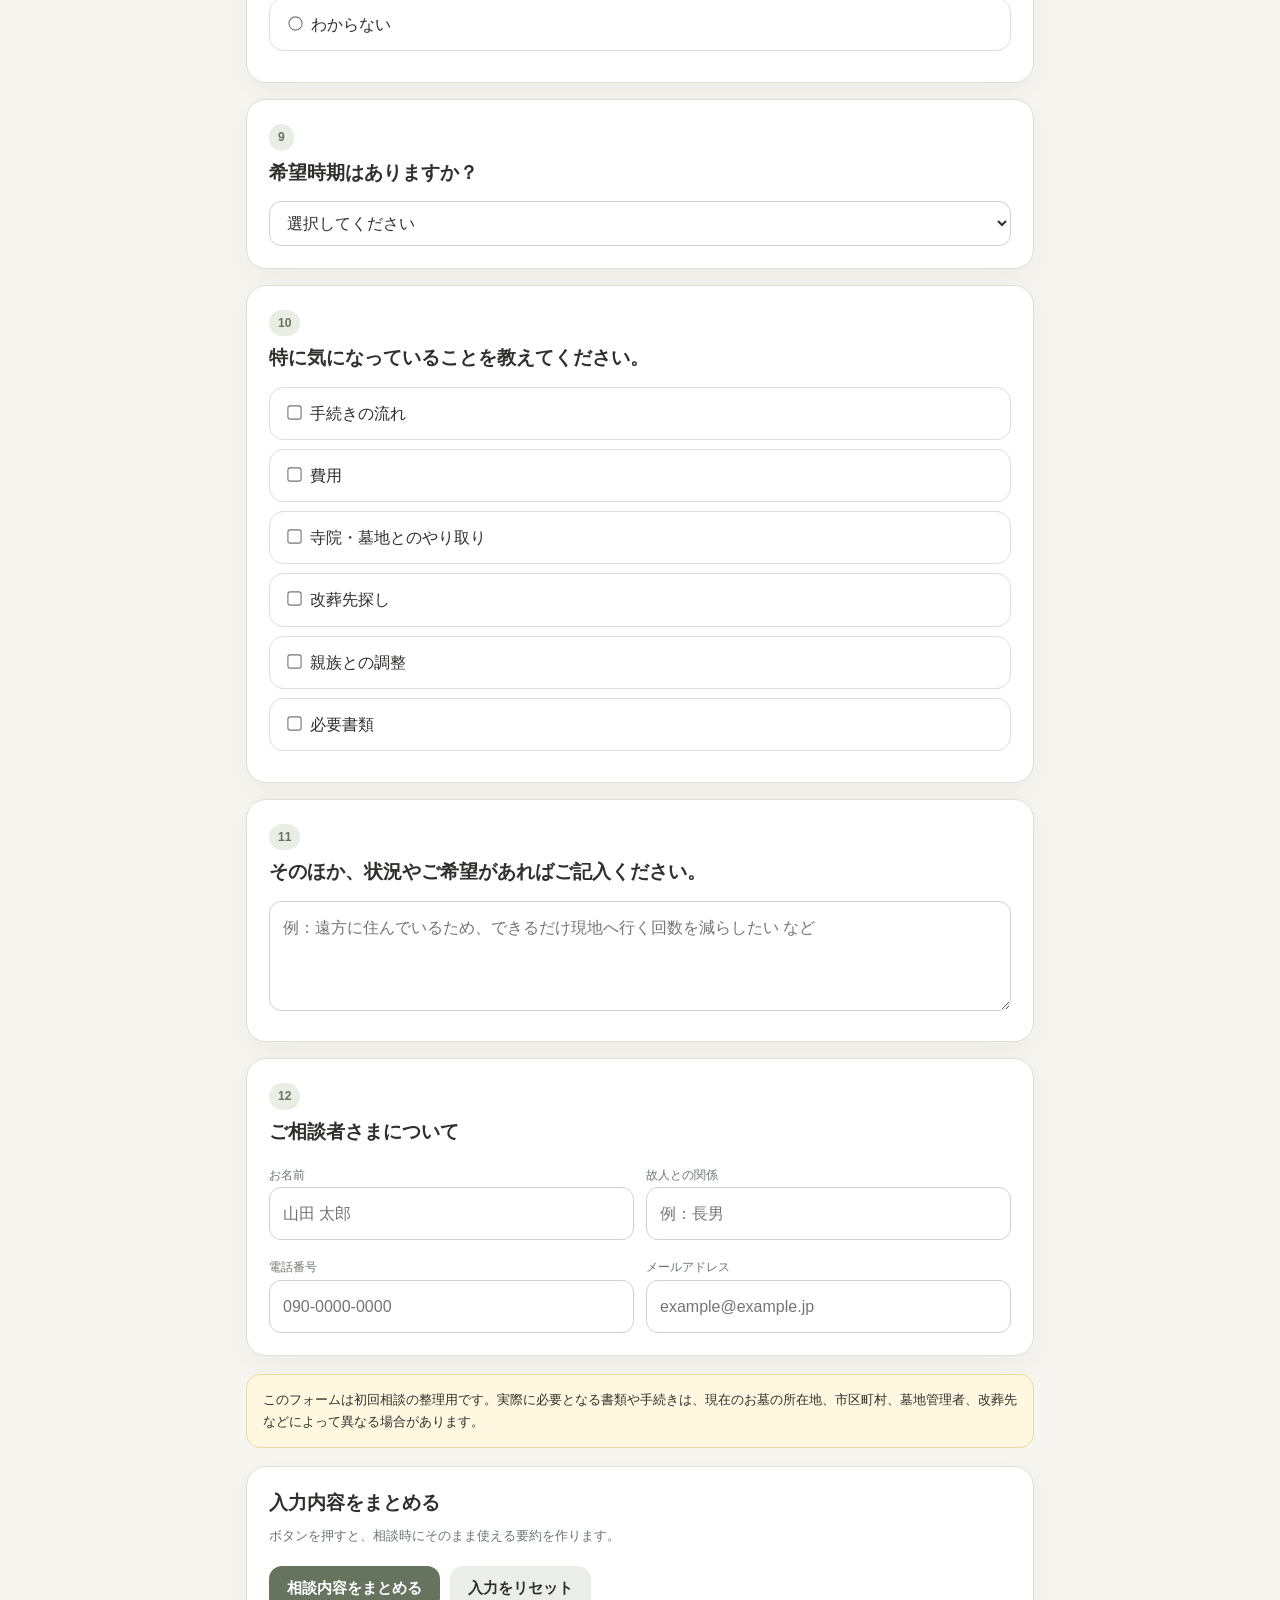
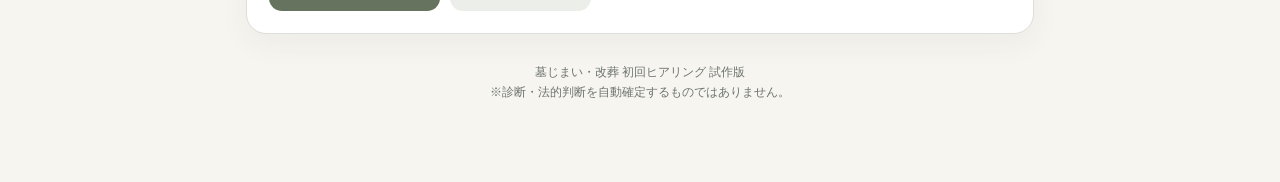
<file: hakajimai-hearing.html>
<!DOCTYPE html>
<html lang="ja">
<head>
<meta charset="UTF-8">
<meta name="viewport" content="width=device-width, initial-scale=1.0">
<title>墓じまい・改葬 初回ヒアリング</title>
<style>
:root{--bg:#f7f5f0;--card:#fff;--ink:#2d302d;--muted:#6d746e;--accent:#66735f;--accent2:#e9eee5;--line:#dedfd9;--warn:#fff7df}*{box-sizing:border-box}body{margin:0;font-family:-apple-system,BlinkMacSystemFont,"Hiragino Sans","Yu Gothic",Meiryo,sans-serif;background:linear-gradient(180deg,#f3f0e9 0%,var(--bg) 260px);color:var(--ink);line-height:1.7}.wrap{max-width:820px;margin:0 auto;padding:24px 16px 80px}header{padding:28px 8px 18px;text-align:center}.eyebrow{font-size:13px;letter-spacing:.12em;color:var(--accent);font-weight:700}h1{font-size:30px;line-height:1.35;margin:8px 0 10px}header p{color:var(--muted);font-size:14px;margin:0 auto;max-width:620px}.progress-wrap{position:sticky;top:0;z-index:20;background:rgba(247,245,240,.94);backdrop-filter:blur(10px);padding:10px 0 12px}.progress-label{font-size:12px;color:var(--muted);display:flex;justify-content:space-between;margin-bottom:6px}.progress{height:8px;background:#e6e5df;border-radius:99px;overflow:hidden}.bar{height:100%;width:0;background:var(--accent);transition:.25s}.card{background:var(--card);border:1px solid var(--line);border-radius:20px;padding:22px;margin:16px 0;box-shadow:0 10px 30px rgba(50,55,45,.05)}.qno{display:inline-block;font-size:12px;font-weight:700;color:var(--accent);background:var(--accent2);padding:3px 9px;border-radius:999px;margin-bottom:8px}h2{font-size:19px;margin:0 0 14px;line-height:1.5}.hint{font-size:13px;color:var(--muted);margin:-6px 0 12px}label.option{display:block;border:1px solid var(--line);border-radius:14px;padding:12px 14px;margin:9px 0;cursor:pointer;background:#fff}label.option:hover{border-color:#aeb6a8;background:#fafbf8}input[type="radio"],input[type="checkbox"]{margin-right:9px;transform:scale(1.1)}input[type="text"],input[type="email"],input[type="tel"],textarea,select{width:100%;padding:12px 13px;border:1px solid #cfd3cb;border-radius:12px;font:inherit;background:#fff;color:var(--ink);outline:none}textarea{min-height:110px;resize:vertical}input:focus,textarea:focus,select:focus{border-color:var(--accent);box-shadow:0 0 0 3px rgba(102,115,95,.12)}.grid{display:grid;grid-template-columns:1fr 1fr;gap:12px}.hidden{display:none}.notice{background:var(--warn);border:1px solid #eadba3;border-radius:14px;padding:14px 16px;font-size:13px;margin:18px 0}.actions{display:flex;gap:10px;flex-wrap:wrap;margin-top:18px}button{appearance:none;border:0;border-radius:13px;padding:13px 18px;font-weight:700;font-size:15px;cursor:pointer}.primary{background:var(--accent);color:#fff}.secondary{background:#eceee9;color:var(--ink)}.summary{white-space:pre-wrap;background:#f8faf6;border:1px solid var(--line);border-radius:14px;padding:16px;font-size:14px;min-height:120px}.small{font-size:12px;color:var(--muted)}footer{text-align:center;color:var(--muted);font-size:12px;margin-top:28px}@media(max-width:640px){h1{font-size:25px}.card{padding:18px 16px;border-radius:17px}.grid{grid-template-columns:1fr}}
</style>
</head>
<body><div class="wrap">
<header><div class="eyebrow">初回相談用</div><h1>墓じまい・改葬<br>かんたんヒアリング</h1><p>わかる範囲で大丈夫です。現在のお墓の状況と、ご希望を順番に整理します。</p></header>
<div class="progress-wrap"><div class="progress-label"><span>入力状況</span><span id="progressText">0%</span></div><div class="progress"><div class="bar" id="progressBar"></div></div></div>
<form id="hearingForm">
<section class="card" data-required="gravePlace"><span class="qno">1</span><h2>現在のお墓はどこにありますか？</h2><div class="hint">市区町村までわかれば十分です。</div><input type="text" name="gravePlace" placeholder="例：東京都豊島区"></section>
<section class="card" data-required="graveType"><span class="qno">2</span><h2>現在のお墓の種類を教えてください。</h2><label class="option"><input type="radio" name="graveType" value="寺院墓地">寺院墓地</label><label class="option"><input type="radio" name="graveType" value="公営墓地">公営墓地</label><label class="option"><input type="radio" name="graveType" value="民営霊園">民営霊園</label><label class="option"><input type="radio" name="graveType" value="共同墓地・地域墓地">共同墓地・地域墓地</label><label class="option"><input type="radio" name="graveType" value="わからない">わからない</label></section>
<section class="card" data-required="remains"><span class="qno">3</span><h2>お墓にはご遺骨がありますか？</h2><label class="option"><input type="radio" name="remains" value="ある">ある</label><label class="option"><input type="radio" name="remains" value="ない">ない</label><label class="option"><input type="radio" name="remains" value="わからない">わからない</label><div id="remainsCountBox" class="hidden" style="margin-top:12px"><label class="small">わかる範囲で人数・柱数</label><input type="text" name="remainsCount" placeholder="例：3名分"></div></section>
<section class="card" data-required="destination"><span class="qno">4</span><h2>ご遺骨の移転先は決まっていますか？</h2><label class="option"><input type="radio" name="destination" value="決まっている">決まっている</label><label class="option"><input type="radio" name="destination" value="候補はある">候補はある</label><label class="option"><input type="radio" name="destination" value="まだ決まっていない">まだ決まっていない</label><div id="destinationBox" class="hidden" style="margin-top:12px"><label class="small">移転先の名称・所在地など</label><input type="text" name="destinationDetail" placeholder="例：○○霊園 永代供養墓"></div></section>
<section class="card"><span class="qno">5</span><h2>今後の供養方法として考えているものはありますか？</h2><label class="option"><input type="checkbox" name="afterType" value="永代供養墓">永代供養墓</label><label class="option"><input type="checkbox" name="afterType" value="納骨堂">納骨堂</label><label class="option"><input type="checkbox" name="afterType" value="樹木葬">樹木葬</label><label class="option"><input type="checkbox" name="afterType" value="新しいお墓">新しいお墓</label><label class="option"><input type="checkbox" name="afterType" value="まだ決めていない">まだ決めていない</label></section>
<section class="card" data-required="family"><span class="qno">6</span><h2>ご家族・ご親族とは話し合っていますか？</h2><label class="option"><input type="radio" name="family" value="概ね了承を得ている">概ね了承を得ている</label><label class="option"><input type="radio" name="family" value="これから相談する">これから相談する</label><label class="option"><input type="radio" name="family" value="意見が分かれている">意見が分かれている</label><label class="option"><input type="radio" name="family" value="特に相談相手はいない">特に相談相手はいない</label></section>
<section class="card" data-required="managerContact"><span class="qno">7</span><h2>現在の墓地・寺院には相談しましたか？</h2><label class="option"><input type="radio" name="managerContact" value="すでに相談した">すでに相談した</label><label class="option"><input type="radio" name="managerContact" value="まだ相談していない">まだ相談していない</label><label class="option"><input type="radio" name="managerContact" value="相談したが話がまとまっていない">相談したが話がまとまっていない</label><label class="option"><input type="radio" name="managerContact" value="連絡先がわからない">連絡先がわからない</label></section>
<section class="card"><span class="qno">8</span><h2>墓石の撤去について決まっていますか？</h2><label class="option"><input type="radio" name="stone" value="石材店が決まっている">石材店が決まっている</label><label class="option"><input type="radio" name="stone" value="見積りを取っている">見積りを取っている</label><label class="option"><input type="radio" name="stone" value="まだ何もしていない">まだ何もしていない</label><label class="option"><input type="radio" name="stone" value="墓地側の指定業者がある">墓地側の指定業者がある</label><label class="option"><input type="radio" name="stone" value="わからない">わからない</label></section>
<section class="card"><span class="qno">9</span><h2>希望時期はありますか？</h2><select name="timing"><option value="">選択してください</option><option>できるだけ早く</option><option>3か月以内</option><option>半年以内</option><option>1年以内</option><option>時期は決めていない</option></select></section>
<section class="card"><span class="qno">10</span><h2>特に気になっていることを教えてください。</h2><label class="option"><input type="checkbox" name="concern" value="手続きの流れ">手続きの流れ</label><label class="option"><input type="checkbox" name="concern" value="費用">費用</label><label class="option"><input type="checkbox" name="concern" value="寺院・墓地とのやり取り">寺院・墓地とのやり取り</label><label class="option"><input type="checkbox" name="concern" value="改葬先探し">改葬先探し</label><label class="option"><input type="checkbox" name="concern" value="親族との調整">親族との調整</label><label class="option"><input type="checkbox" name="concern" value="必要書類">必要書類</label></section>
<section class="card"><span class="qno">11</span><h2>そのほか、状況やご希望があればご記入ください。</h2><textarea name="notes" placeholder="例：遠方に住んでいるため、できるだけ現地へ行く回数を減らしたい など"></textarea></section>
<section class="card"><span class="qno">12</span><h2>ご相談者さまについて</h2><div class="grid"><div><label class="small">お名前</label><input type="text" name="clientName" placeholder="山田 太郎"></div><div><label class="small">故人との関係</label><input type="text" name="relation" placeholder="例：長男"></div><div><label class="small">電話番号</label><input type="tel" name="tel" placeholder="090-0000-0000"></div><div><label class="small">メールアドレス</label><input type="email" name="email" placeholder="example@example.jp"></div></div></section>
<div class="notice">このフォームは初回相談の整理用です。実際に必要となる書類や手続きは、現在のお墓の所在地、市区町村、墓地管理者、改葬先などによって異なる場合があります。</div>
<section class="card"><h2>入力内容をまとめる</h2><p class="hint">ボタンを押すと、相談時にそのまま使える要約を作ります。</p><div class="actions"><button class="primary" type="button" onclick="makeSummary()">相談内容をまとめる</button><button class="secondary" type="button" onclick="resetForm()">入力をリセット</button></div><div id="summaryArea" class="hidden" style="margin-top:18px"><div class="summary" id="summary"></div><div class="actions"><button class="primary" type="button" onclick="copySummary()">要約をコピー</button></div><div id="copyMsg" class="small"></div></div></section>
</form><footer>墓じまい・改葬 初回ヒアリング 試作版<br>※診断・法的判断を自動確定するものではありません。</footer></div>
<script>
const form=document.getElementById('hearingForm'),progressBar=document.getElementById('progressBar'),progressText=document.getElementById('progressText');function getRadio(n){const e=form.querySelector(`input[name="${n}"]:checked`);return e?e.value:''}function getChecks(n){return[...form.querySelectorAll(`input[name="${n}"]:checked`)].map(e=>e.value)}function updateProgress(){const c=[...document.querySelectorAll('[data-required]')];let d=0;c.forEach(x=>{const e=form.elements[x.dataset.required];if(e&&e.value)d++});const p=Math.round(d/c.length*100);progressBar.style.width=p+'%';progressText.textContent=p+'%'}form.addEventListener('input',updateProgress);form.addEventListener('change',updateProgress);form.addEventListener('change',e=>{if(e.target.name==='remains')document.getElementById('remainsCountBox').classList.toggle('hidden',e.target.value!=='ある');if(e.target.name==='destination')document.getElementById('destinationBox').classList.toggle('hidden',!['決まっている','候補はある'].includes(e.target.value))});function val(n){const e=form.elements[n];return e?(e.value||'未入力'):'未入力'}function makeSummary(){const a=getChecks('afterType'),c=getChecks('concern'),t=['【墓じまい・改葬 初回ヒアリング】','','■ 現在のお墓',`所在地：${val('gravePlace')}`,`墓地の種類：${getRadio('graveType')||'未入力'}`,`ご遺骨：${getRadio('remains')||'未入力'}`,`人数等：${val('remainsCount')}`,'','■ 改葬先・供養方法',`移転先：${getRadio('destination')||'未入力'}`,`移転先詳細：${val('destinationDetail')}`,`検討中の供養方法：${a.length?a.join('、'):'未入力'}`,'','■ 関係者・現在の進み具合',`家族・親族：${getRadio('family')||'未入力'}`,`墓地・寺院への相談：${getRadio('managerContact')||'未入力'}`,`墓石撤去：${getRadio('stone')||'未入力'}`,`希望時期：${val('timing')}`,'','■ 気になっていること',c.length?c.join('、'):'未入力','','■ その他',val('notes'),'','■ ご相談者',`氏名：${val('clientName')}`,`故人との関係：${val('relation')}`,`電話：${val('tel')}`,`メール：${val('email')}`,'','【初回確認ポイント】','・現在の墓地所在地と管理者','・ご遺骨の有無・人数','・改葬先が決まっているか','・墓地管理者への相談状況','・親族間で大きな対立がないか','・自治体ごとの改葬許可申請に必要な書類','','※この要約は初回相談整理用です。個別の手続き・必要書類は自治体等への確認が必要です。'].join('\n');document.getElementById('summary').textContent=t;document.getElementById('summaryArea').classList.remove('hidden');document.getElementById('summaryArea').scrollIntoView({behavior:'smooth',block:'start'})}async function copySummary(){const t=document.getElementById('summary').textContent;try{await navigator.clipboard.writeText(t);document.getElementById('copyMsg').textContent='コピーしました。'}catch(e){document.getElementById('copyMsg').textContent='コピーできませんでした。要約部分を長押ししてコピーしてください。'}}function resetForm(){form.reset();document.getElementById('remainsCountBox').classList.add('hidden');document.getElementById('destinationBox').classList.add('hidden');document.getElementById('summaryArea').classList.add('hidden');updateProgress();window.scrollTo({top:0,behavior:'smooth'})}updateProgress();
</script></body></html>
</file>
<file: style.css>
:root {
  --bg: #fff9ed;
  --card: #ffffff;
  --ink: #23312e;
  --muted: #5f6e6a;
  --brand: #20b56b;
  --brand-dark: #128451;
  --line: #d6e8de;
  --soft: #e8f9ef;
  --ok: #247a52;
  --ok-bg: #e5f4eb;
  --check: #9b6900;
  --check-bg: #fff4d6;
  --ng: #b33a3a;
  --ng-bg: #fde8e7;
  --unknown: #5f6870;
  --unknown-bg: #edf0f2;
  --shadow: 0 14px 36px rgba(20, 118, 72, .10);
}

* { box-sizing: border-box; }
html { min-height: 100%; font-size: 16px; overflow-x: hidden; overflow-y: auto; }
body {
  margin: 0;
  min-height: 100vh;
  min-height: 100dvh;
  overflow-x: hidden;
  overflow-y: auto;
  color: var(--ink);
  background: var(--bg);
  font-family: -apple-system, BlinkMacSystemFont, "Hiragino Sans", "Yu Gothic", Meiryo, sans-serif;
  line-height: 1.7;
}
button, input, select { font: inherit; }
button { -webkit-tap-highlight-color: transparent; }
[hidden] { display: none !important; }

.app-shell { width: 100%; max-width: 720px; margin: 0 auto; padding: 18px 12px 48px; }
.card { background: var(--card); border: 1px solid rgba(32,181,107,.16); border-radius: 22px; box-shadow: var(--shadow); padding: 22px 18px; }
.eyebrow { color: var(--brand); font-size: .78rem; font-weight: 800; letter-spacing: .08em; margin-bottom: 8px; }
h1 { margin: 0 0 18px; font-size: clamp(1.65rem, 6vw, 2.25rem); line-height: 1.35; letter-spacing: .01em; }
h2 { margin: 0 0 12px; font-size: 1.2rem; line-height: 1.5; }
h3 { margin: 0 0 8px; font-size: 1.05rem; }
p { margin: 0 0 1em; }
.lead { font-size: 1rem; margin-bottom: 14px; }
.display-title, .section-heading, .result-ready-title, #result-screen > h1, #result-content > h1 { font-family: "Hiragino Maru Gothic ProN", "Yu Gothic", Meiryo, sans-serif; }
.hero-title-area { display: flex; align-items: center; justify-content: space-between; gap: 14px; margin-bottom: 12px; }
.hero-copy { min-width: 0; }
.mascot-frame {
  display: flex;
  align-items: center;
  justify-content: center;
  flex: 0 0 auto;
  min-width: 0;
}
.mascot-frame img {
  display: block;
  width: 100%;
  height: auto;
  max-width: 100%;
  object-fit: contain;
}
.hero-mascot-frame {
  width: clamp(104px, 30vw, 174px);
  max-width: 100%;
  aspect-ratio: 1 / 1;
  align-self: flex-end;
}
.display-title { margin-bottom: 6px; font-size: clamp(1.82rem, 6.5vw, 2.45rem); letter-spacing: .01em; font-weight: 900; }
.display-title span { display: block; color: var(--brand); font-size: .86em; font-weight: 900; -webkit-text-stroke: .22px currentColor; }
.display-title strong { display: block; color: #263430; font-size: .84em; font-weight: 900; -webkit-text-stroke: .28px currentColor; }
.title-catch { margin-bottom: 12px; color: #087f96; font-weight: 700; }
.section-heading { position: relative; padding-left: 15px; }
.section-heading::before { content: ""; position: absolute; left: 0; top: .18em; width: 6px; height: 1.05em; border-radius: 999px; background: linear-gradient(180deg, var(--brand), #75d9a3); }
.target-box { background: linear-gradient(135deg, #1fc36f, #20ad75); color: #fff; border-radius: 16px; padding: 15px 16px; margin: 14px 0; box-shadow: 0 8px 20px rgba(32,181,107,.2); }
.target-label { display: block; font-size: .74rem; font-weight: 800; letter-spacing: .08em; opacity: .9; }
.target-box strong { display: block; font-size: 1.05rem; line-height: 1.55; margin-top: 2px; }
.target-summary { display: flex !important; flex-wrap: wrap; align-items: center; justify-content: center; gap: 0 .45em; text-align: center; font-size: 1.16rem !important; letter-spacing: .02em; }
.target-summary span { white-space: nowrap; }
.target-separator { opacity: .78; }
.target-box p { margin: 6px 0 0; padding-top: 6px; border-top: 1px solid rgba(255,255,255,.35); font-size: .82rem; font-weight: 700; text-align: center; }
.notice-box, .help-box, .examples-box { border-radius: 14px; padding: 16px; margin: 18px 0; }
.notice-box { background: #f7f9f8; border: 1px solid var(--line); font-size: .9rem; }
.compact-notice { margin: 14px 0 6px; padding: 13px 15px; }
.compact-notice h2 { font-size: 1rem; margin-bottom: 6px; }
.compact-notice ul { margin: 0; padding-left: 1.2em; }
.compact-notice li { margin: 2px 0; }
.step-notice { position: relative; padding-top: 15px; border-left: 4px solid var(--brand); }
.step-notice p { margin-bottom: .45em; }
.step-notice p:last-child { margin-bottom: 0; }
.second-step { margin-top: 12px; border-left-color: #49c98b; }
.notice-step { display: inline-block; margin-bottom: 4px; padding: 2px 8px; border-radius: 999px; color: var(--brand-dark); background: var(--soft); font-size: .72rem; font-weight: 900; letter-spacing: .04em; }
.step-progress { width: fit-content; margin: 0 0 12px auto; padding: 4px 10px; border-radius: 999px; color: var(--brand-dark); background: var(--soft); font-size: .78rem; font-weight: 900; }
.notice-box p:last-child, .help-box p:last-child { margin-bottom: 0; }
.help-box { background: var(--soft); border-left: 4px solid var(--brand); }
.examples-box { background: #f8f6ee; border-left: 4px solid #a8862f; }
.examples-box ul { margin: 6px 0 0; padding-left: 1.25em; }
.confirm-row { display: flex; gap: 12px; align-items: center; padding: 10px 4px; font-weight: 700; cursor: pointer; }
.confirm-row input, .multi-option input {
  appearance: none;
  -webkit-appearance: none;
  width: 22px;
  height: 22px;
  flex: 0 0 auto;
  margin: 0;
  border: 2px solid #9fb7af;
  border-radius: 5px;
  background-color: #fff;
  background-position: center;
  background-repeat: no-repeat;
  background-size: 15px 15px;
  cursor: pointer;
}
.confirm-row input:checked, .multi-option input:checked {
  border-color: var(--brand);
  background-color: var(--brand);
  background-image: url("data:image/svg+xml,%3Csvg xmlns='http://www.w3.org/2000/svg' viewBox='0 0 24 24' fill='none' stroke='white' stroke-width='3.5' stroke-linecap='round' stroke-linejoin='round'%3E%3Cpath d='M5 12.5l4.2 4.2L19 7'/%3E%3C/svg%3E");
}
.confirm-row input:focus-visible, .multi-option input:focus-visible {
  outline: 3px solid rgba(32,181,107,.24);
  outline-offset: 2px;
}

.primary-button, .secondary-button, .answer-button, .next-button {
  width: 100%; min-height: 54px; border-radius: 12px; border: 0; font-weight: 800; cursor: pointer; transition: transform .08s, background .15s, border-color .15s;
}
.primary-button, .next-button { color: #fff; background: var(--brand); padding: 14px 18px; }
.primary-button:hover, .next-button:hover { background: var(--brand-dark); }
.primary-button:disabled, .next-button:disabled { background: #aebbb7; cursor: not-allowed; }
.secondary-button { color: var(--brand-dark); background: #fff; border: 1px solid #aac2bb; padding: 12px 18px; }
.answer-list { display: grid; gap: 12px; margin-top: 24px; }
.answer-button { text-align: left; color: var(--ink); background: #fff; border: 2px solid var(--line); padding: 15px 16px; }
.answer-button:focus-visible { outline: 3px solid rgba(32,181,107,.24); outline-offset: 2px; }
.answer-button.is-selected, .answer-button.is-selected:disabled { color: var(--brand-dark); background: var(--soft); border-color: var(--brand); box-shadow: 0 0 0 3px rgba(32,181,107,.16); opacity: 1; }
.answer-button:active, .primary-button:active, .secondary-button:active { transform: translateY(1px); }
.navigation-row { display: flex; justify-content: space-between; align-items: center; gap: 14px; margin-top: 26px; }
.navigation-row.single-back { justify-content: flex-start; }
.navigation-row .secondary-button { width: auto; min-width: 110px; }
.restart-link { min-height: 44px; padding: 8px 4px; border: 0; background: transparent; color: #697772; font-size: .86rem; font-weight: 700; text-decoration: underline; text-underline-offset: 3px; cursor: pointer; }
.restart-link:hover { color: var(--brand-dark); }
.stacked-actions { display: grid; gap: 12px; margin-top: 24px; }
.final-confirm-box { margin: 18px 0 12px; padding: 17px; background: #f4faf6; border: 1px solid var(--line); border-radius: 15px; text-align: left; }
.final-confirm-box p { margin-bottom: .75em; }
.final-confirm-box p:last-child { margin-bottom: 0; }
.final-confirm-row { align-items: flex-start; margin: 8px 0 12px; padding: 12px 4px; text-align: left; }
.show-result-button { width: 100%; min-height: 64px; padding: 17px 20px; border: 0; border-radius: 15px; color: #fff; background: linear-gradient(135deg, #20bd6d, #17a967); box-shadow: 0 9px 20px rgba(32,181,107,.25); font-size: 1.18rem; font-weight: 900; letter-spacing: .02em; cursor: pointer; }
.show-result-button span { display: inline-block; margin-left: 8px; font-size: 1.3em; transition: transform .15s ease; }
.show-result-button:hover span { transform: translateX(4px); }
.show-result-button:hover { background: var(--brand-dark); }
.show-result-button:disabled { color: #f7f7f7; background: #aebbb7; box-shadow: none; cursor: not-allowed; }
.show-result-button:active { transform: translateY(1px); }
.result-ready-icon { display: grid; place-items: center; width: 56px; height: 56px; margin: 0 auto 10px; border-radius: 50%; color: #fff; background: linear-gradient(135deg, #22c774, #61d89a); box-shadow: 0 10px 24px rgba(32,181,107,.25); font-size: 1.7rem; font-weight: 900; }
.result-eyebrow { text-align: center; }
.result-ready-title { margin-bottom: 8px; text-align: center; color: var(--brand-dark); }
.result-ready-lead { margin: 0 auto 22px; max-width: 30em; text-align: center; color: var(--muted); font-weight: 700; }
.result-ready-screen { text-align: center; }
.result-mascot-frame {
  width: clamp(128px, 38vw, 196px);
  max-width: 100%;
  aspect-ratio: 1 / 1;
  margin: -4px auto 10px;
}
.result-ready-screen .result-ready-icon { width: 68px; height: 68px; margin-top: 8px; font-size: 2rem; }
.result-ready-screen .result-ready-title { font-size: clamp(1.8rem, 7vw, 2.4rem); }
.reveal-result-button { max-width: 520px; min-height: 76px; margin: 26px auto 8px; font-size: clamp(1.22rem, 5vw, 1.48rem); box-shadow: 0 12px 28px rgba(32,181,107,.3); }
.ready-navigation { text-align: left; }
.final-check-heading { padding-bottom: 8px; border-bottom: 3px solid var(--soft); font-size: 1.08rem; }
#result-content > h1 { position: relative; padding-bottom: 10px; color: var(--brand-dark); }
#result-content > h1::after { content: ""; display: block; width: 54px; height: 5px; margin-top: 8px; border-radius: 999px; background: linear-gradient(90deg, var(--brand), #7cdda9); }
#result-content > h2 { position: relative; padding-left: 12px; }
#result-content > h2::before { content: ""; position: absolute; left: 0; top: .2em; width: 5px; height: 1em; border-radius: 999px; background: var(--brand); }

.progress-head { display: flex; justify-content: space-between; color: var(--brand-dark); font-size: .9rem; font-weight: 800; }
.progress-track { height: 9px; background: #e4ebe9; border-radius: 999px; overflow: hidden; margin: 8px 0 28px; }
.progress-bar { width: 5.56%; height: 100%; background: linear-gradient(90deg, #1fc36f, #5ed491); border-radius: inherit; transition: width .25s; }
.question-title { font-size: clamp(1.3rem, 5vw, 1.65rem); line-height: 1.55; margin-bottom: 14px; }
.question-kicker { color: var(--brand-dark); font-size: .85rem; font-weight: 800; margin-bottom: 6px; }
.question-kicker.social-step { display: inline-block; padding: 5px 10px; border-radius: 999px; background: var(--soft); color: var(--brand-dark); }
.question-kicker.employment-step { display: inline-block; margin-top: 4px; padding: 6px 12px; border-radius: 999px; color: #0b6f83; background: #e4f3f7; border: 1px solid #b9dfe7; font-size: .88rem; }
.switch-notice { display: flex; gap: 11px; align-items: center; margin: 0 0 18px; padding: 13px 14px; color: #174f5b; background: linear-gradient(135deg, #edf8fa, #e4f2f6); border: 1px solid #c0dfe6; border-radius: 14px; }
.switch-check { display: grid; place-items: center; width: 31px; height: 31px; flex: 0 0 auto; border-radius: 50%; color: #fff; background: #168da3; font-size: 1rem; font-weight: 900; }
.switch-notice small { display: block; color: #58747a; font-size: .74rem; line-height: 1.45; }
.switch-notice strong { display: block; margin-top: 2px; color: #086f83; font-size: .94rem; line-height: 1.5; }

.field-label { display: block; margin: 20px 0 8px; font-weight: 800; }
.select-field, .text-field { width: 100%; min-height: 54px; padding: 12px; color: var(--ink); background: #fff; border: 2px solid var(--line); border-radius: 12px; }
.select-field:focus, .text-field:focus { border-color: var(--brand); outline: 3px solid rgba(31,107,92,.12); }
.form-error { color: var(--ng); font-size: .9rem; font-weight: 700; margin: 8px 0 0; }
.multi-list { display: grid; gap: 10px; margin: 22px 0; }
.multi-option { display: flex; gap: 12px; align-items: flex-start; padding: 14px; border: 2px solid var(--line); border-radius: 12px; cursor: pointer; }
.multi-option:has(input:checked) { border-color: var(--brand); background: var(--soft); }

.overall { border-radius: 16px; padding: 18px; margin: 18px 0 22px; }
.overall h2 { margin: 0; font-size: 1.35rem; }
.overall.ok { color: var(--ok); background: var(--ok-bg); }
.overall.check { color: var(--check); background: var(--check-bg); }
.overall.ng { color: var(--ng); background: var(--ng-bg); }
.trade-card { background: #f7f9f8; border: 1px solid var(--line); border-radius: 14px; padding: 15px; margin-bottom: 22px; }
.trade-card p { margin: 4px 0 0; font-weight: 700; }
.result-grid { display: grid; gap: 12px; margin: 14px 0 26px; }
.result-item { border: 1px solid var(--line); border-radius: 13px; padding: 14px; }
.result-item-head { display: flex; flex-direction: column; align-items: flex-start; gap: 8px; }
.result-item-head strong {
  display: block;
  width: 100%;
  min-width: 0;
  writing-mode: horizontal-tb;
  text-orientation: mixed;
  white-space: normal;
  overflow-wrap: anywhere;
  word-break: normal;
}
.document-note { margin: 12px 0 0; padding: 10px 12px; border-left: 4px solid #e5b52e; border-radius: 8px; background: #fff7d8; color: #59491c; font-size: .84rem; line-height: 1.65; }
.document-note strong { color: #4b3c13; }
.status-badge {
  flex: 0 0 auto;
  max-width: 100%;
  border-radius: 999px;
  padding: 5px 10px;
  font-size: .78rem;
  font-weight: 800;
  white-space: normal;
  writing-mode: horizontal-tb;
  text-orientation: mixed;
}
.status-OK { color: var(--ok); background: var(--ok-bg); }
.status-CHECK { color: var(--check); background: var(--check-bg); }
.status-HOLD { color: #9a4f00; background: #ffe4c2; border: 1px solid #f2a44b; }
.status-NG { color: var(--ng); background: var(--ng-bg); }
.status-UNKNOWN { color: var(--unknown); background: var(--unknown-bg); }
.reason-list { display: grid; gap: 12px; margin: 14px 0 28px; }
.reason-card { border-radius: 13px; padding: 15px; }
.reason-card.CHECK { background: var(--check-bg); border-left: 5px solid #d19a25; }
.reason-card.HOLD { color: #6f3b08; background: #fff1df; border-left: 7px double #e88418; }
.reason-card.HOLD h3 { color: #9a4f00; }
.entered-qualification { margin: 10px 0 0; padding: 8px 10px; border-radius: 8px; background: rgba(255,255,255,.72); color: #5f3b18; font-size: .88rem; overflow-wrap: anywhere; }
.reason-card.NG { background: var(--ng-bg); border-left: 5px solid var(--ng); }
.reason-card.UNKNOWN { background: var(--unknown-bg); border-left: 5px solid var(--unknown); }
.reason-card p { margin: 6px 0 0; }
.result-notice { margin-top: 30px; }
.home-office-note { margin: 28px 0 0; padding: 17px; border: 1px solid #cfe4d8; border-left: 5px solid var(--brand); border-radius: 14px; background: #f4faf6; }
.home-office-note h2 { margin-bottom: 7px; color: var(--brand-dark); font-size: 1.08rem; }
.home-office-note p { margin: 0; }
.result-complete-message { display: flex; align-items: center; justify-content: center; gap: 14px; margin: 30px 0 4px; padding: 16px; border-radius: 16px; background: #f4faf6; border: 1px solid #cfe4d8; }
.result-complete-mascot-frame {
  width: clamp(90px, 27vw, 132px);
  max-width: 100%;
  aspect-ratio: 1 / 1;
}
.result-complete-message h2 { margin: 0 0 4px; color: var(--brand-dark); font-size: 1.05rem; }
.result-complete-message p { margin: 0; color: var(--muted); font-size: .9rem; font-weight: 700; line-height: 1.65; }
.result-final-actions { display: grid; grid-template-columns: 1fr; gap: 10px; align-items: stretch; margin-top: 30px; }
.result-top-actions { margin: -2px 0 24px; }
.result-restart-button { position: relative; width: 100%; min-height: 54px; margin: 0; padding: 12px 16px; border: 2px solid var(--brand); border-radius: 13px; color: #fff; background: linear-gradient(135deg, #20bd6d, #159b5e); box-shadow: 0 7px 16px rgba(32,181,107,.2); font-size: .98rem; font-weight: 900; white-space: nowrap; cursor: pointer; }
.result-restart-button::before { content: "→"; display: inline-block; margin-right: 7px; font-size: 1.15em; line-height: 0; vertical-align: -1px; }
.result-restart-button:hover { border-color: var(--brand-dark); background: linear-gradient(135deg, #159b5e, #128451); }
.result-restart-button:active { transform: translateY(1px); }
.result-final-actions .result-restart-button { min-height: 58px; }
.result-restart-top { color: #52635e; background: #fff; border-color: #a9beb7; box-shadow: none; }
.result-restart-top:hover { color: var(--brand-dark); background: var(--soft); border-color: var(--brand); }

@media (max-width: 359px) {
  .hero-title-area { gap: 6px; }
  .hero-mascot-frame { width: 96px; }
  .result-complete-message { gap: 8px; padding: 12px; }
  .result-complete-mascot-frame { width: 82px; }
  .result-restart-button { padding-inline: 6px; font-size: .78rem; }
}

@media (min-width: 640px) {
  .app-shell { padding-top: 36px; }
  .card { padding: 36px 40px; }
  .hero-mascot-frame {
    width: 174px;
    max-width: 174px;
    flex-basis: 174px;
  }
  .result-mascot-frame {
    width: 196px;
    max-width: 196px;
  }
  .result-complete-mascot-frame {
    width: 132px;
    max-width: 132px;
    flex-basis: 132px;
  }
  .result-grid { grid-template-columns: 1fr 1fr; }
}

@media (hover: hover) and (pointer: fine) {
  .answer-button:not(.is-selected):hover { border-color: var(--brand); background: var(--soft); }
}

@media (prefers-reduced-motion: reduce) { * { scroll-behavior: auto !important; transition: none !important; } }


/* iframe埋め込み時のみ、親ページの幅に自然に合わせる */
html.embedded .app-shell { max-width: none; padding: 0; }
html.embedded .card { border-radius: 0; box-shadow: none; }

html.embedded, html.embedded body { min-height: 0; }
html.embedded body { overflow: hidden; }
</file>
